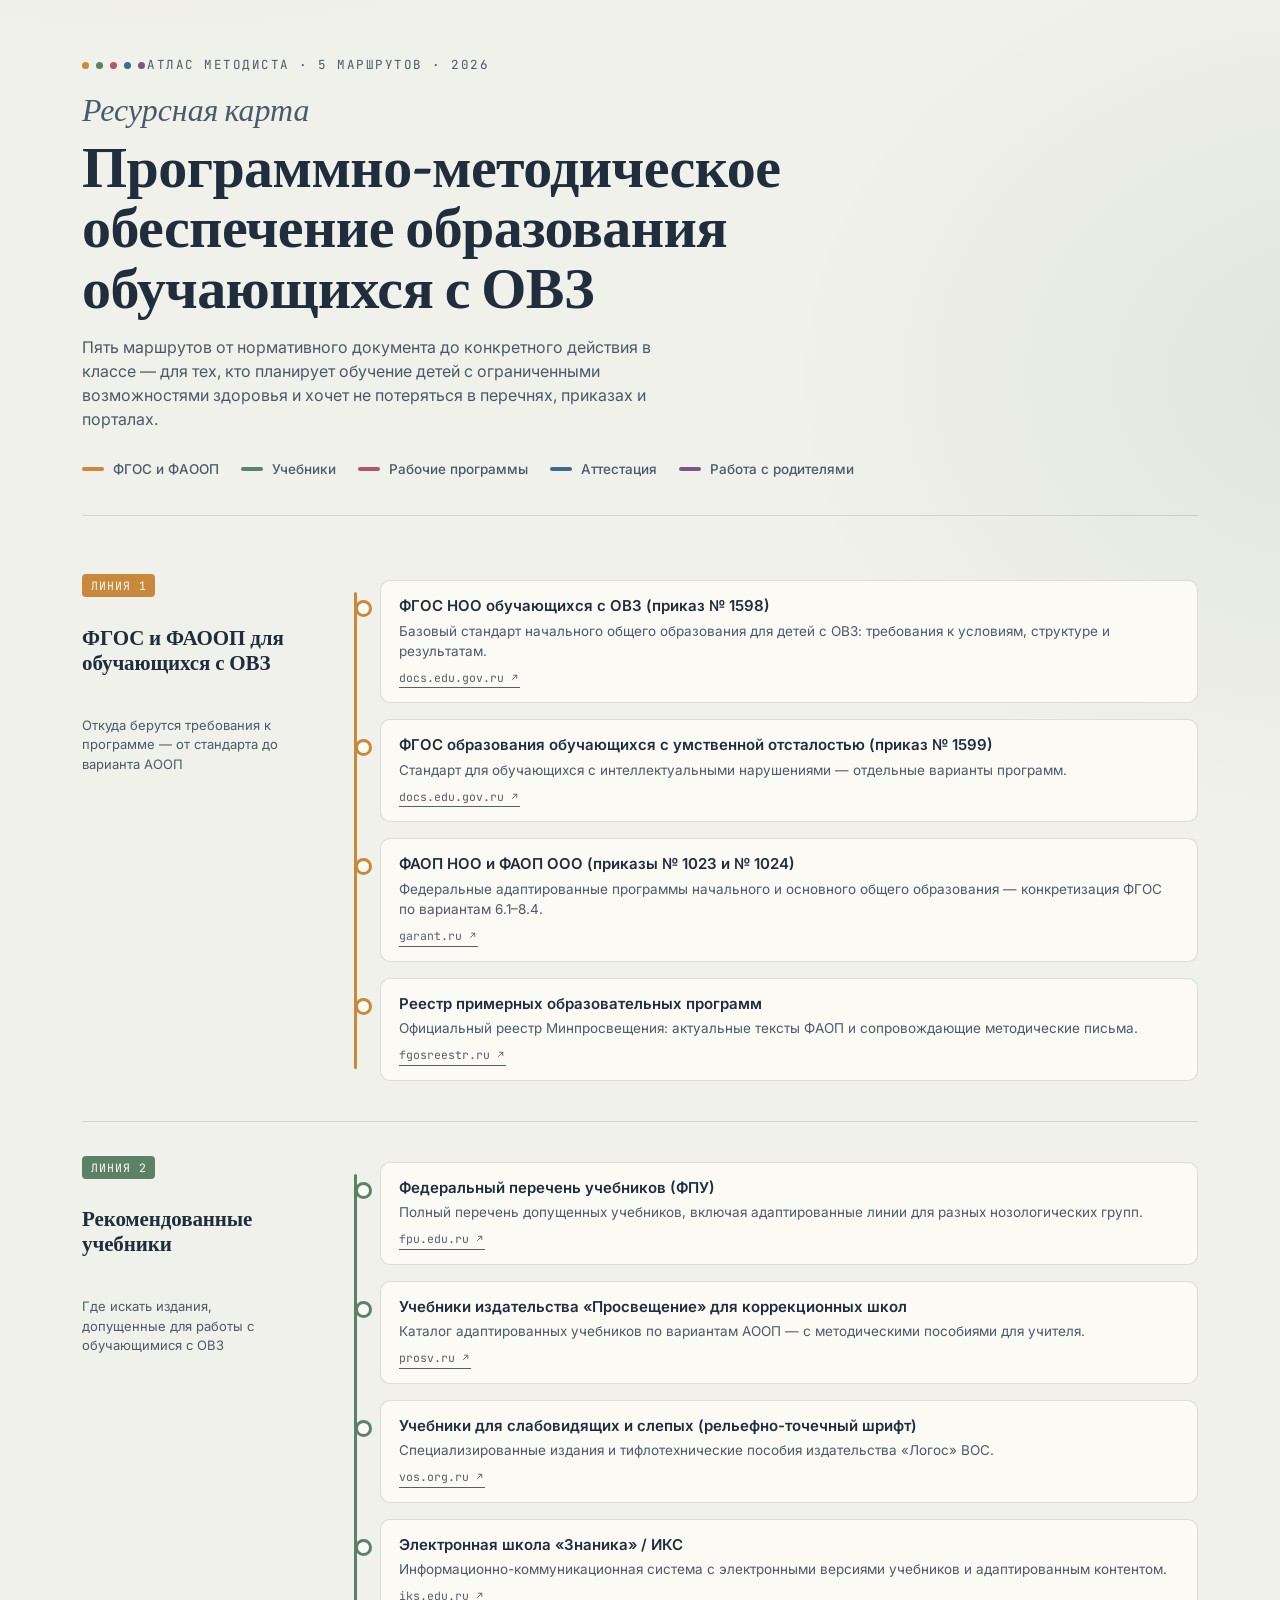
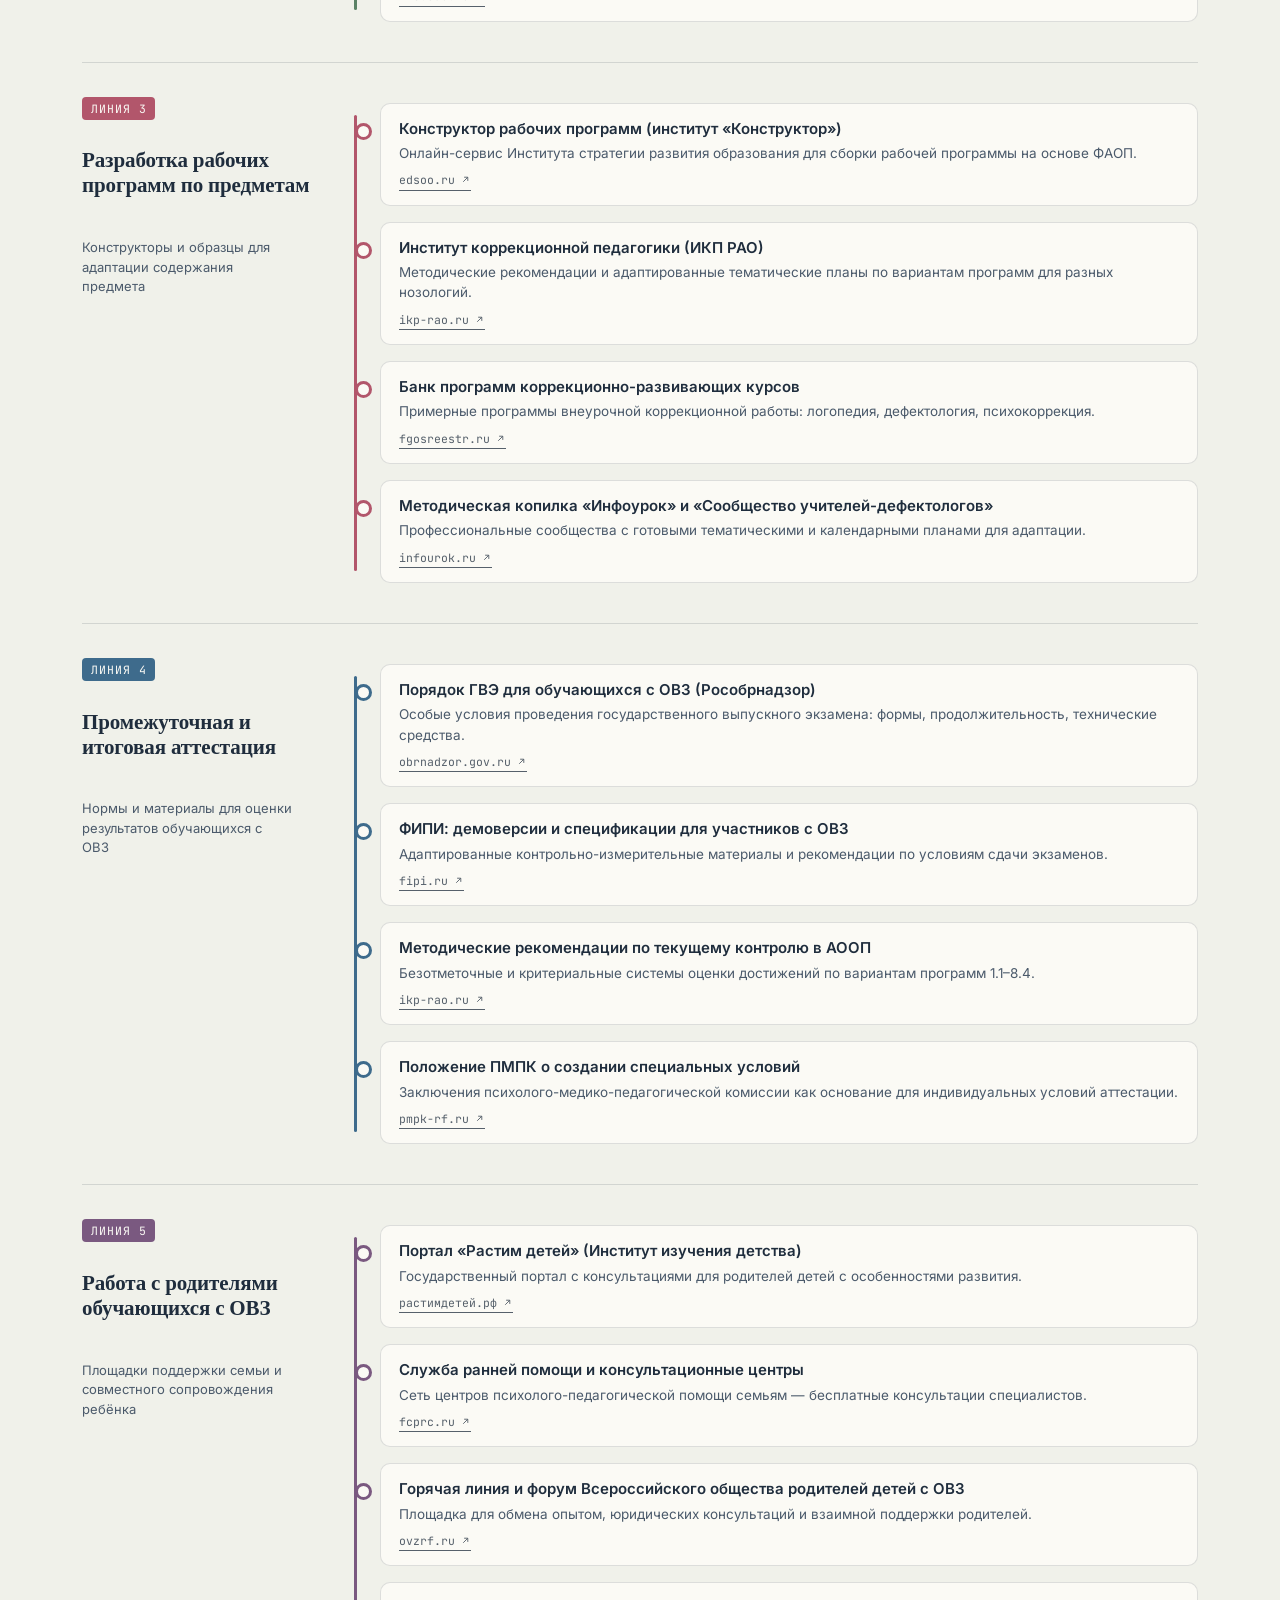
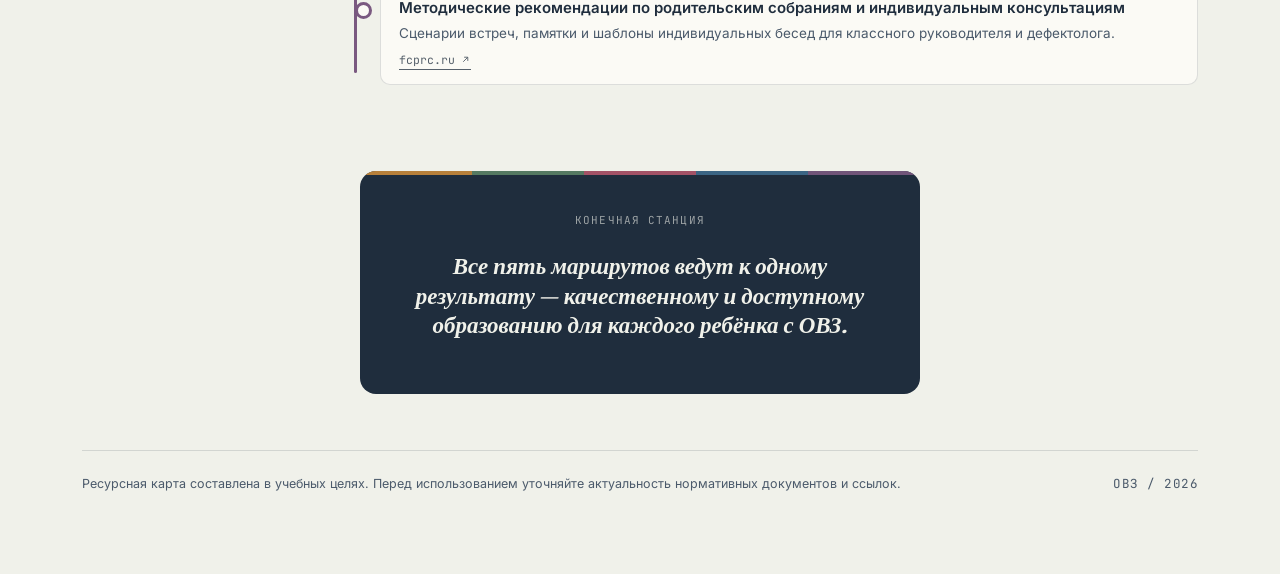
<file: index.html>
<!DOCTYPE html>
<html lang="ru">
<head>
<meta charset="UTF-8">
<meta name="viewport" content="width=device-width, initial-scale=1.0">
<title>Ресурсная карта: программно-методическое обеспечение образования обучающихся с ОВЗ</title>
<link rel="preconnect" href="https://fonts.googleapis.com">
<link rel="preconnect" href="https://fonts.gstatic.com" crossorigin>
<link href="https://fonts.googleapis.com/css2?family=Fraunces:ital,opsz,wght@0,9..144,300;0,9..144,500;0,9..144,600;0,9..144,700;1,9..144,500&family=Inter:wght@400;500;600;700&family=JetBrains+Mono:wght@400;500;600&display=swap" rel="stylesheet">
<style>
  :root{
    --paper:#F0F1EA;
    --paper-deep:#E7E8DE;
    --ink:#1F2D3D;
    --ink-soft:#4B5A6B;
    --line-1:#C8893A; /* ФГОС/ФАООП — охра */
    --line-2:#5B8266; /* учебники — шалфей */
    --line-3:#B2566B; /* рабочие программы — терракотовый розовый */
    --line-4:#3E6B8C; /* аттестация — сланцевый синий */
    --line-5:#7A5980; /* работа с родителями — сливовый */
    --hub:#1F2D3D;
    --card:#FBFAF5;
    --rule:rgba(31,45,61,0.14);
  }

  *{box-sizing:border-box;}
  html{-webkit-text-size-adjust:100%;}
  body{
    margin:0;
    background:
      radial-gradient(ellipse 1200px 700px at 12% -10%, rgba(200,137,58,0.10), transparent 60%),
      radial-gradient(ellipse 1000px 800px at 105% 10%, rgba(91,130,102,0.10), transparent 55%),
      var(--paper);
    color:var(--ink);
    font-family:'Inter',sans-serif;
    line-height:1.5;
  }

  a{color:inherit;}

  .wrap{
    max-width:1180px;
    margin:0 auto;
    padding:56px 32px 80px;
  }

  /* ===== HEADER / LEGEND ===== */
  header.atlas-head{
    position:relative;
    padding-bottom:36px;
    margin-bottom:8px;
    border-bottom:1.5px solid var(--rule);
  }
  .kicker{
    display:flex;
    align-items:center;
    gap:10px;
    font-family:'JetBrains Mono',monospace;
    font-size:12.5px;
    letter-spacing:0.12em;
    text-transform:uppercase;
    color:var(--ink-soft);
    margin-bottom:18px;
  }
  .kicker .dot{
    width:7px;height:7px;border-radius:50%;
    background:var(--line-1);
    box-shadow: 14px 0 0 var(--line-2), 28px 0 0 var(--line-3), 42px 0 0 var(--line-4), 56px 0 0 var(--line-5);
  }
  .kicker .dot{margin-right:48px;}

  h1{
    font-family:'Fraunces',serif;
    font-optical-sizing:auto;
    font-weight:600;
    font-size:clamp(34px,5vw,58px);
    line-height:1.04;
    letter-spacing:-0.01em;
    margin:0 0 18px;
    max-width:880px;
  }
  h1 em{
    font-style:italic;
    font-weight:500;
    color:var(--ink-soft);
    font-size:0.55em;
    display:block;
    margin-bottom:10px;
    letter-spacing:0;
  }

  .lede{
    max-width:620px;
    color:var(--ink-soft);
    font-size:16px;
    margin:0 0 28px;
  }

  .legend{
    display:flex;
    flex-wrap:wrap;
    gap:10px 22px;
  }
  .legend-item{
    display:flex;
    align-items:center;
    gap:9px;
    font-size:13.5px;
    color:var(--ink-soft);
    font-weight:500;
  }
  .legend-line{
    width:22px;height:4px;border-radius:2px;flex:none;
  }

  /* ===== MAP CONTAINER ===== */
  .atlas{
    position:relative;
    margin-top:54px;
  }

  .route{
    position:relative;
    display:grid;
    grid-template-columns:240px 1fr;
    gap:0 28px;
    padding:34px 0;
    border-bottom:1px solid var(--rule);
  }
  .route:first-of-type{padding-top:4px;}
  .route:last-of-type{border-bottom:none;}

  .route-label{
    display:flex;
    flex-direction:column;
    gap:10px;
  }
  .route-tag{
    font-family:'JetBrains Mono',monospace;
    font-size:11.5px;
    letter-spacing:0.08em;
    color:var(--card);
    background:var(--ink);
    width:fit-content;
    padding:3px 9px;
    border-radius:4px;
  }
  .route-title{
    font-family:'Fraunces',serif;
    font-weight:600;
    font-size:21px;
    line-height:1.2;
    letter-spacing:-0.005em;
  }
  .route-sub{
    font-size:13px;
    color:var(--ink-soft);
    max-width:210px;
  }

  .track{
    position:relative;
    padding:6px 0 6px 4px;
  }
  .track-line{
    position:absolute;
    left:4px;
    top:18px;
    bottom:18px;
    width:3px;
    border-radius:2px;
  }
  .stations{
    display:flex;
    flex-direction:column;
    gap:16px;
    padding-left:26px;
  }
  .station{
    position:relative;
    background:var(--card);
    border:1px solid var(--rule);
    border-radius:10px;
    padding:14px 18px;
    transition:transform .15s ease, box-shadow .15s ease, border-color .15s ease;
  }
  .station::before{
    content:"";
    position:absolute;
    left:-26px;
    top:19px;
    width:11px;height:11px;
    border-radius:50%;
    background:var(--card);
    border:3px solid var(--dotcolor, var(--ink));
  }
  .station:hover{
    transform:translateX(3px);
    box-shadow:0 6px 18px -10px rgba(31,45,61,0.35);
  }
  .station-name{
    font-weight:600;
    font-size:15px;
    margin:0 0 3px;
  }
  .station-desc{
    font-size:13.5px;
    color:var(--ink-soft);
    margin:0;
  }
  .station-link{
    display:inline-flex;
    align-items:center;
    gap:5px;
    margin-top:8px;
    font-family:'JetBrains Mono',monospace;
    font-size:11.5px;
    color:var(--ink);
    text-decoration:none;
    border-bottom:1px solid currentColor;
    padding-bottom:1px;
    opacity:0.75;
  }
  .station-link:hover{opacity:1;}
  .station-link svg{width:11px;height:11px;}

  /* route color theming */
  .route[data-line="1"] .route-tag{background:var(--line-1);}
  .route[data-line="1"] .track-line{background:var(--line-1);}
  .route[data-line="1"] .station{--dotcolor:var(--line-1);}

  .route[data-line="2"] .route-tag{background:var(--line-2);}
  .route[data-line="2"] .track-line{background:var(--line-2);}
  .route[data-line="2"] .station{--dotcolor:var(--line-2);}

  .route[data-line="3"] .route-tag{background:var(--line-3);}
  .route[data-line="3"] .track-line{background:var(--line-3);}
  .route[data-line="3"] .station{--dotcolor:var(--line-3);}

  .route[data-line="4"] .route-tag{background:var(--line-4);}
  .route[data-line="4"] .track-line{background:var(--line-4);}
  .route[data-line="4"] .station{--dotcolor:var(--line-4);}

  .route[data-line="5"] .route-tag{background:var(--line-5);}
  .route[data-line="5"] .track-line{background:var(--line-5);}
  .route[data-line="5"] .station{--dotcolor:var(--line-5);}

  /* ===== HUB (terminus) ===== */
  .hub-wrap{
    margin-top:46px;
    display:flex;
    justify-content:center;
  }
  .hub{
    position:relative;
    background:var(--ink);
    color:var(--paper);
    border-radius:16px;
    padding:30px 42px;
    max-width:560px;
    text-align:center;
    overflow:hidden;
  }
  .hub::before{
    content:"";
    position:absolute;
    inset:0;
    background:
      linear-gradient(90deg, var(--line-1) 0 20%, var(--line-2) 20% 40%, var(--line-3) 40% 60%, var(--line-4) 60% 80%, var(--line-5) 80% 100%);
    opacity:0.9;
    height:4px;
    top:0;
  }
  .hub-eyebrow{
    font-family:'JetBrains Mono',monospace;
    font-size:11px;
    letter-spacing:0.1em;
    text-transform:uppercase;
    opacity:0.6;
    margin-bottom:10px;
  }
  .hub-title{
    font-family:'Fraunces',serif;
    font-weight:600;
    font-style:italic;
    font-size:23px;
    line-height:1.3;
  }

  /* ===== FOOTER ===== */
  footer{
    margin-top:56px;
    padding-top:24px;
    border-top:1px solid var(--rule);
    display:flex;
    justify-content:space-between;
    align-items:flex-end;
    flex-wrap:wrap;
    gap:16px;
    font-size:12.5px;
    color:var(--ink-soft);
  }
  footer .stamp{
    font-family:'JetBrains Mono',monospace;
    letter-spacing:0.04em;
  }

  /* ===== RESPONSIVE ===== */
  @media (max-width:760px){
    .wrap{padding:36px 18px 56px;}
    .kicker .dot{margin-right:0; box-shadow:none;}
    .kicker{flex-wrap:wrap;}
    h1{font-size:clamp(28px,8vw,38px);}
    .route{grid-template-columns:1fr; gap:14px;}
    .route-sub{max-width:none;}
    .hub{padding:26px 22px;}
    .hub-title{font-size:19px;}
  }

  @media (prefers-reduced-motion: reduce){
    .station{transition:none;}
  }
</style>
</head>
<body>
<div class="wrap">

  <header class="atlas-head">
    <div class="kicker"><span class="dot"></span>Атлас методиста&nbsp;&middot;&nbsp;5 маршрутов&nbsp;&middot;&nbsp;2026</div>
    <h1><em>Ресурсная карта</em>Программно-методическое обеспечение образования обучающихся с ОВЗ</h1>
    <p class="lede">Пять маршрутов от нормативного документа до конкретного действия в классе — для тех, кто планирует обучение детей с ограниченными возможностями здоровья и хочет не потеряться в перечнях, приказах и порталах.</p>
    <div class="legend">
      <div class="legend-item"><span class="legend-line" style="background:var(--line-1)"></span>ФГОС и ФАООП</div>
      <div class="legend-item"><span class="legend-line" style="background:var(--line-2)"></span>Учебники</div>
      <div class="legend-item"><span class="legend-line" style="background:var(--line-3)"></span>Рабочие программы</div>
      <div class="legend-item"><span class="legend-line" style="background:var(--line-4)"></span>Аттестация</div>
      <div class="legend-item"><span class="legend-line" style="background:var(--line-5)"></span>Работа с родителями</div>
    </div>
  </header>

  <main class="atlas">

    <!-- LINE 1 — ФГОС + ФАООП -->
    <section class="route" data-line="1">
      <div class="route-label">
        <span class="route-tag">ЛИНИЯ 1</span>
        <h2 class="route-title">ФГОС и ФАООП для обучающихся с ОВЗ</h2>
        <p class="route-sub">Откуда берутся требования к программе — от стандарта до варианта АООП</p>
      </div>
      <div class="track">
        <div class="track-line"></div>
        <div class="stations">
          <div class="station">
            <p class="station-name">ФГОС НОО обучающихся с ОВЗ (приказ № 1598)</p>
            <p class="station-desc">Базовый стандарт начального общего образования для детей с ОВЗ: требования к условиям, структуре и результатам.</p>
            <a class="station-link" href="https://docs.edu.gov.ru" target="_blank" rel="noopener">docs.edu.gov.ru <svg viewBox="0 0 24 24" fill="none" stroke="currentColor" stroke-width="2"><path d="M7 17 17 7M9 7h8v8"/></svg></a>
          </div>
          <div class="station">
            <p class="station-name">ФГОС образования обучающихся с умственной отсталостью (приказ № 1599)</p>
            <p class="station-desc">Стандарт для обучающихся с интеллектуальными нарушениями — отдельные варианты программ.</p>
            <a class="station-link" href="https://docs.edu.gov.ru" target="_blank" rel="noopener">docs.edu.gov.ru <svg viewBox="0 0 24 24" fill="none" stroke="currentColor" stroke-width="2"><path d="M7 17 17 7M9 7h8v8"/></svg></a>
          </div>
          <div class="station">
            <p class="station-name">ФАОП НОО и ФАОП ООО (приказы № 1023 и № 1024)</p>
            <p class="station-desc">Федеральные адаптированные программы начального и основного общего образования — конкретизация ФГОС по вариантам 6.1–8.4.</p>
            <a class="station-link" href="https://www.garant.ru" target="_blank" rel="noopener">garant.ru <svg viewBox="0 0 24 24" fill="none" stroke="currentColor" stroke-width="2"><path d="M7 17 17 7M9 7h8v8"/></svg></a>
          </div>
          <div class="station">
            <p class="station-name">Реестр примерных образовательных программ</p>
            <p class="station-desc">Официальный реестр Минпросвещения: актуальные тексты ФАОП и сопровождающие методические письма.</p>
            <a class="station-link" href="https://fgosreestr.ru" target="_blank" rel="noopener">fgosreestr.ru <svg viewBox="0 0 24 24" fill="none" stroke="currentColor" stroke-width="2"><path d="M7 17 17 7M9 7h8v8"/></svg></a>
          </div>
        </div>
      </div>
    </section>

    <!-- LINE 2 — Учебники -->
    <section class="route" data-line="2">
      <div class="route-label">
        <span class="route-tag">ЛИНИЯ 2</span>
        <h2 class="route-title">Рекомендованные учебники</h2>
        <p class="route-sub">Где искать издания, допущенные для работы с обучающимися с ОВЗ</p>
      </div>
      <div class="track">
        <div class="track-line"></div>
        <div class="stations">
          <div class="station">
            <p class="station-name">Федеральный перечень учебников (ФПУ)</p>
            <p class="station-desc">Полный перечень допущенных учебников, включая адаптированные линии для разных нозологических групп.</p>
            <a class="station-link" href="https://fpu.edu.ru" target="_blank" rel="noopener">fpu.edu.ru <svg viewBox="0 0 24 24" fill="none" stroke="currentColor" stroke-width="2"><path d="M7 17 17 7M9 7h8v8"/></svg></a>
          </div>
          <div class="station">
            <p class="station-name">Учебники издательства «Просвещение» для коррекционных школ</p>
            <p class="station-desc">Каталог адаптированных учебников по вариантам АООП — с методическими пособиями для учителя.</p>
            <a class="station-link" href="https://prosv.ru" target="_blank" rel="noopener">prosv.ru <svg viewBox="0 0 24 24" fill="none" stroke="currentColor" stroke-width="2"><path d="M7 17 17 7M9 7h8v8"/></svg></a>
          </div>
          <div class="station">
            <p class="station-name">Учебники для слабовидящих и слепых (рельефно-точечный шрифт)</p>
            <p class="station-desc">Специализированные издания и тифлотехнические пособия издательства «Логос» ВОС.</p>
            <a class="station-link" href="https://vos.org.ru" target="_blank" rel="noopener">vos.org.ru <svg viewBox="0 0 24 24" fill="none" stroke="currentColor" stroke-width="2"><path d="M7 17 17 7M9 7h8v8"/></svg></a>
          </div>
          <div class="station">
            <p class="station-name">Электронная школа «Знаника» / ИКС</p>
            <p class="station-desc">Информационно-коммуникационная система с электронными версиями учебников и адаптированным контентом.</p>
            <a class="station-link" href="https://iks.edu.ru" target="_blank" rel="noopener">iks.edu.ru <svg viewBox="0 0 24 24" fill="none" stroke="currentColor" stroke-width="2"><path d="M7 17 17 7M9 7h8v8"/></svg></a>
          </div>
        </div>
      </div>
    </section>

    <!-- LINE 3 — Рабочие программы -->
    <section class="route" data-line="3">
      <div class="route-label">
        <span class="route-tag">ЛИНИЯ 3</span>
        <h2 class="route-title">Разработка рабочих программ по предметам</h2>
        <p class="route-sub">Конструкторы и образцы для адаптации содержания предмета</p>
      </div>
      <div class="track">
        <div class="track-line"></div>
        <div class="stations">
          <div class="station">
            <p class="station-name">Конструктор рабочих программ (институт «Конструктор»)</p>
            <p class="station-desc">Онлайн-сервис Института стратегии развития образования для сборки рабочей программы на основе ФАОП.</p>
            <a class="station-link" href="https://edsoo.ru" target="_blank" rel="noopener">edsoo.ru <svg viewBox="0 0 24 24" fill="none" stroke="currentColor" stroke-width="2"><path d="M7 17 17 7M9 7h8v8"/></svg></a>
          </div>
          <div class="station">
            <p class="station-name">Институт коррекционной педагогики (ИКП РАО)</p>
            <p class="station-desc">Методические рекомендации и адаптированные тематические планы по вариантам программ для разных нозологий.</p>
            <a class="station-link" href="https://ikp-rao.ru" target="_blank" rel="noopener">ikp-rao.ru <svg viewBox="0 0 24 24" fill="none" stroke="currentColor" stroke-width="2"><path d="M7 17 17 7M9 7h8v8"/></svg></a>
          </div>
          <div class="station">
            <p class="station-name">Банк программ коррекционно-развивающих курсов</p>
            <p class="station-desc">Примерные программы внеурочной коррекционной работы: логопедия, дефектология, психокоррекция.</p>
            <a class="station-link" href="https://fgosreestr.ru" target="_blank" rel="noopener">fgosreestr.ru <svg viewBox="0 0 24 24" fill="none" stroke="currentColor" stroke-width="2"><path d="M7 17 17 7M9 7h8v8"/></svg></a>
          </div>
          <div class="station">
            <p class="station-name">Методическая копилка «Инфоурок» и «Сообщество учителей-дефектологов»</p>
            <p class="station-desc">Профессиональные сообщества с готовыми тематическими и календарными планами для адаптации.</p>
            <a class="station-link" href="https://infourok.ru" target="_blank" rel="noopener">infourok.ru <svg viewBox="0 0 24 24" fill="none" stroke="currentColor" stroke-width="2"><path d="M7 17 17 7M9 7h8v8"/></svg></a>
          </div>
        </div>
      </div>
    </section>

    <!-- LINE 4 — Аттестация -->
    <section class="route" data-line="4">
      <div class="route-label">
        <span class="route-tag">ЛИНИЯ 4</span>
        <h2 class="route-title">Промежуточная и итоговая аттестация</h2>
        <p class="route-sub">Нормы и материалы для оценки результатов обучающихся с ОВЗ</p>
      </div>
      <div class="track">
        <div class="track-line"></div>
        <div class="stations">
          <div class="station">
            <p class="station-name">Порядок ГВЭ для обучающихся с ОВЗ (Рособрнадзор)</p>
            <p class="station-desc">Особые условия проведения государственного выпускного экзамена: формы, продолжительность, технические средства.</p>
            <a class="station-link" href="https://obrnadzor.gov.ru" target="_blank" rel="noopener">obrnadzor.gov.ru <svg viewBox="0 0 24 24" fill="none" stroke="currentColor" stroke-width="2"><path d="M7 17 17 7M9 7h8v8"/></svg></a>
          </div>
          <div class="station">
            <p class="station-name">ФИПИ: демоверсии и спецификации для участников с ОВЗ</p>
            <p class="station-desc">Адаптированные контрольно-измерительные материалы и рекомендации по условиям сдачи экзаменов.</p>
            <a class="station-link" href="https://fipi.ru" target="_blank" rel="noopener">fipi.ru <svg viewBox="0 0 24 24" fill="none" stroke="currentColor" stroke-width="2"><path d="M7 17 17 7M9 7h8v8"/></svg></a>
          </div>
          <div class="station">
            <p class="station-name">Методические рекомендации по текущему контролю в АООП</p>
            <p class="station-desc">Безотметочные и критериальные системы оценки достижений по вариантам программ 1.1–8.4.</p>
            <a class="station-link" href="https://ikp-rao.ru" target="_blank" rel="noopener">ikp-rao.ru <svg viewBox="0 0 24 24" fill="none" stroke="currentColor" stroke-width="2"><path d="M7 17 17 7M9 7h8v8"/></svg></a>
          </div>
          <div class="station">
            <p class="station-name">Положение ПМПК о создании специальных условий</p>
            <p class="station-desc">Заключения психолого-медико-педагогической комиссии как основание для индивидуальных условий аттестации.</p>
            <a class="station-link" href="https://pmpk-rf.ru" target="_blank" rel="noopener">pmpk-rf.ru <svg viewBox="0 0 24 24" fill="none" stroke="currentColor" stroke-width="2"><path d="M7 17 17 7M9 7h8v8"/></svg></a>
          </div>
        </div>
      </div>
    </section>

    <!-- LINE 5 — Работа с родителями -->
    <section class="route" data-line="5">
      <div class="route-label">
        <span class="route-tag">ЛИНИЯ 5</span>
        <h2 class="route-title">Работа с родителями обучающихся с ОВЗ</h2>
        <p class="route-sub">Площадки поддержки семьи и совместного сопровождения ребёнка</p>
      </div>
      <div class="track">
        <div class="track-line"></div>
        <div class="stations">
          <div class="station">
            <p class="station-name">Портал «Растим детей» (Институт изучения детства)</p>
            <p class="station-desc">Государственный портал с консультациями для родителей детей с особенностями развития.</p>
            <a class="station-link" href="https://растимдетей.рф" target="_blank" rel="noopener">растимдетей.рф <svg viewBox="0 0 24 24" fill="none" stroke="currentColor" stroke-width="2"><path d="M7 17 17 7M9 7h8v8"/></svg></a>
          </div>
          <div class="station">
            <p class="station-name">Служба ранней помощи и консультационные центры</p>
            <p class="station-desc">Сеть центров психолого-педагогической помощи семьям — бесплатные консультации специалистов.</p>
            <a class="station-link" href="https://www.fcprc.ru" target="_blank" rel="noopener">fcprc.ru <svg viewBox="0 0 24 24" fill="none" stroke="currentColor" stroke-width="2"><path d="M7 17 17 7M9 7h8v8"/></svg></a>
          </div>
          <div class="station">
            <p class="station-name">Горячая линия и форум Всероссийского общества родителей детей с ОВЗ</p>
            <p class="station-desc">Площадка для обмена опытом, юридических консультаций и взаимной поддержки родителей.</p>
            <a class="station-link" href="https://www.ovzrf.ru" target="_blank" rel="noopener">ovzrf.ru <svg viewBox="0 0 24 24" fill="none" stroke="currentColor" stroke-width="2"><path d="M7 17 17 7M9 7h8v8"/></svg></a>
          </div>
          <div class="station">
            <p class="station-name">Методические рекомендации по родительским собраниям и индивидуальным консультациям</p>
            <p class="station-desc">Сценарии встреч, памятки и шаблоны индивидуальных бесед для классного руководителя и дефектолога.</p>
            <a class="station-link" href="https://fcprc.ru" target="_blank" rel="noopener">fcprc.ru <svg viewBox="0 0 24 24" fill="none" stroke="currentColor" stroke-width="2"><path d="M7 17 17 7M9 7h8v8"/></svg></a>
          </div>
        </div>
      </div>
    </section>

  </main>

  <div class="hub-wrap">
    <div class="hub">
      <p class="hub-eyebrow">Конечная станция</p>
      <p class="hub-title">Все пять маршрутов ведут к одному результату — качественному и доступному образованию для каждого ребёнка с ОВЗ.</p>
    </div>
  </div>

  <footer>
    <span>Ресурсная карта составлена в учебных целях. Перед использованием уточняйте актуальность нормативных документов и ссылок.</span>
    <span class="stamp">ОВЗ&nbsp;/&nbsp;2026</span>
  </footer>

</div>
</body>
</html>
</file>
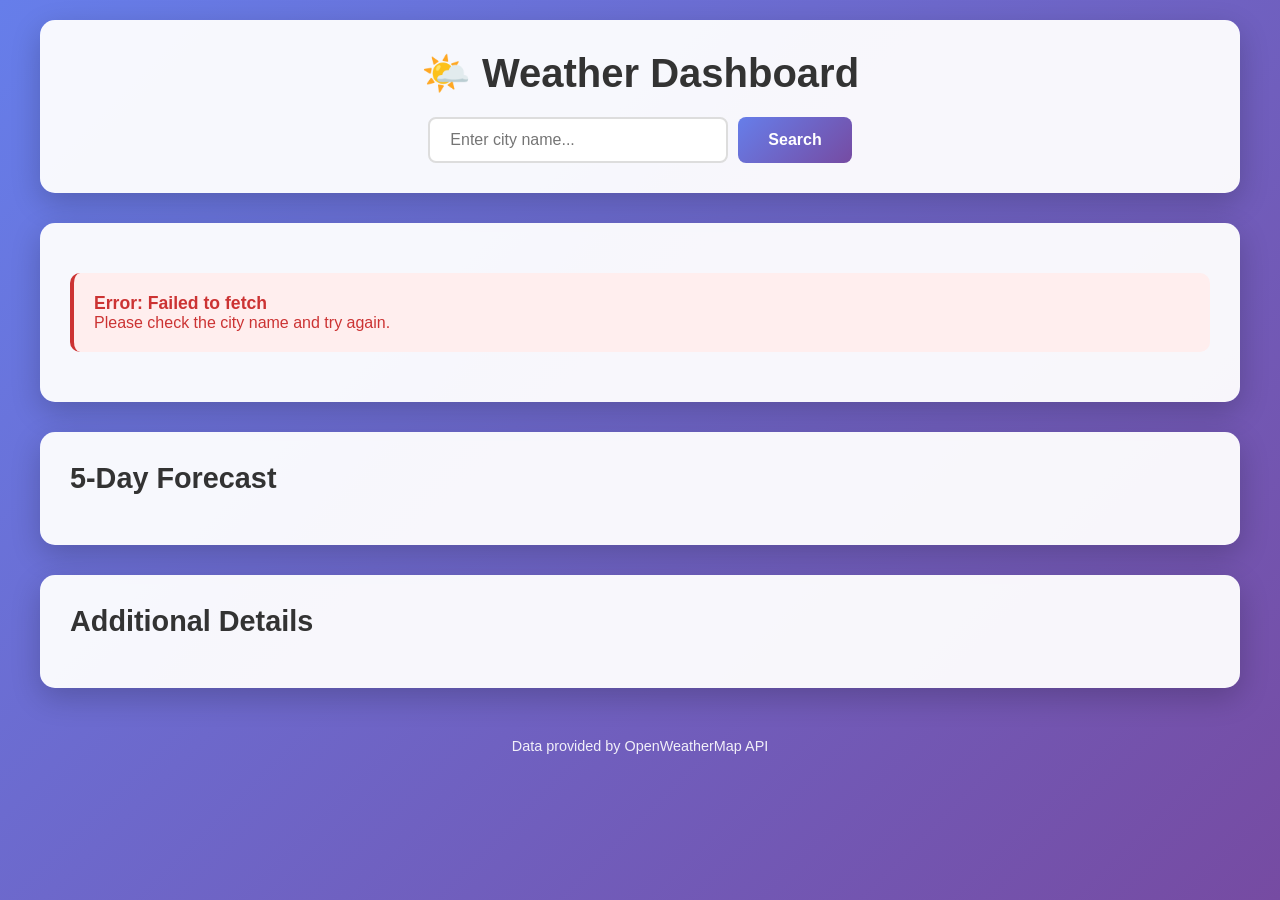
<file: weather-dashboard/index.html>
<!DOCTYPE html>
<html lang="en">
<head>
    <meta charset="UTF-8">
    <meta name="viewport" content="width=device-width, initial-scale=1.0">
    <title>Weather Dashboard</title>
    <link rel="stylesheet" href="styles.css">
</head>
<body>
    <div class="container">
        <header>
            <h1>🌤️ Weather Dashboard</h1>
            <div class="search-box">
                <input 
                    type="text" 
                    id="searchInput" 
                    placeholder="Enter city name..."
                    class="search-input"
                >
                <button id="searchBtn" class="search-btn">Search</button>
            </div>
        </header>

        <main>
            <div id="weatherContainer" class="weather-container">
                <div class="loading">
                    <p>Loading weather data...</p>
                </div>
            </div>

            <section class="forecast-section">
                <h2>5-Day Forecast</h2>
                <div id="forecastContainer" class="forecast-container">
                    <!-- Forecast cards will be inserted here -->
                </div>
            </section>

            <section class="details-section">
                <h2>Additional Details</h2>
                <div id="detailsContainer" class="details-grid">
                    <!-- Details will be inserted here -->
                </div>
            </section>
        </main>

        <footer>
            <p>Data provided by OpenWeatherMap API</p>
        </footer>
    </div>

    <script src="script.js"></script>
</body>
</html>
</file>
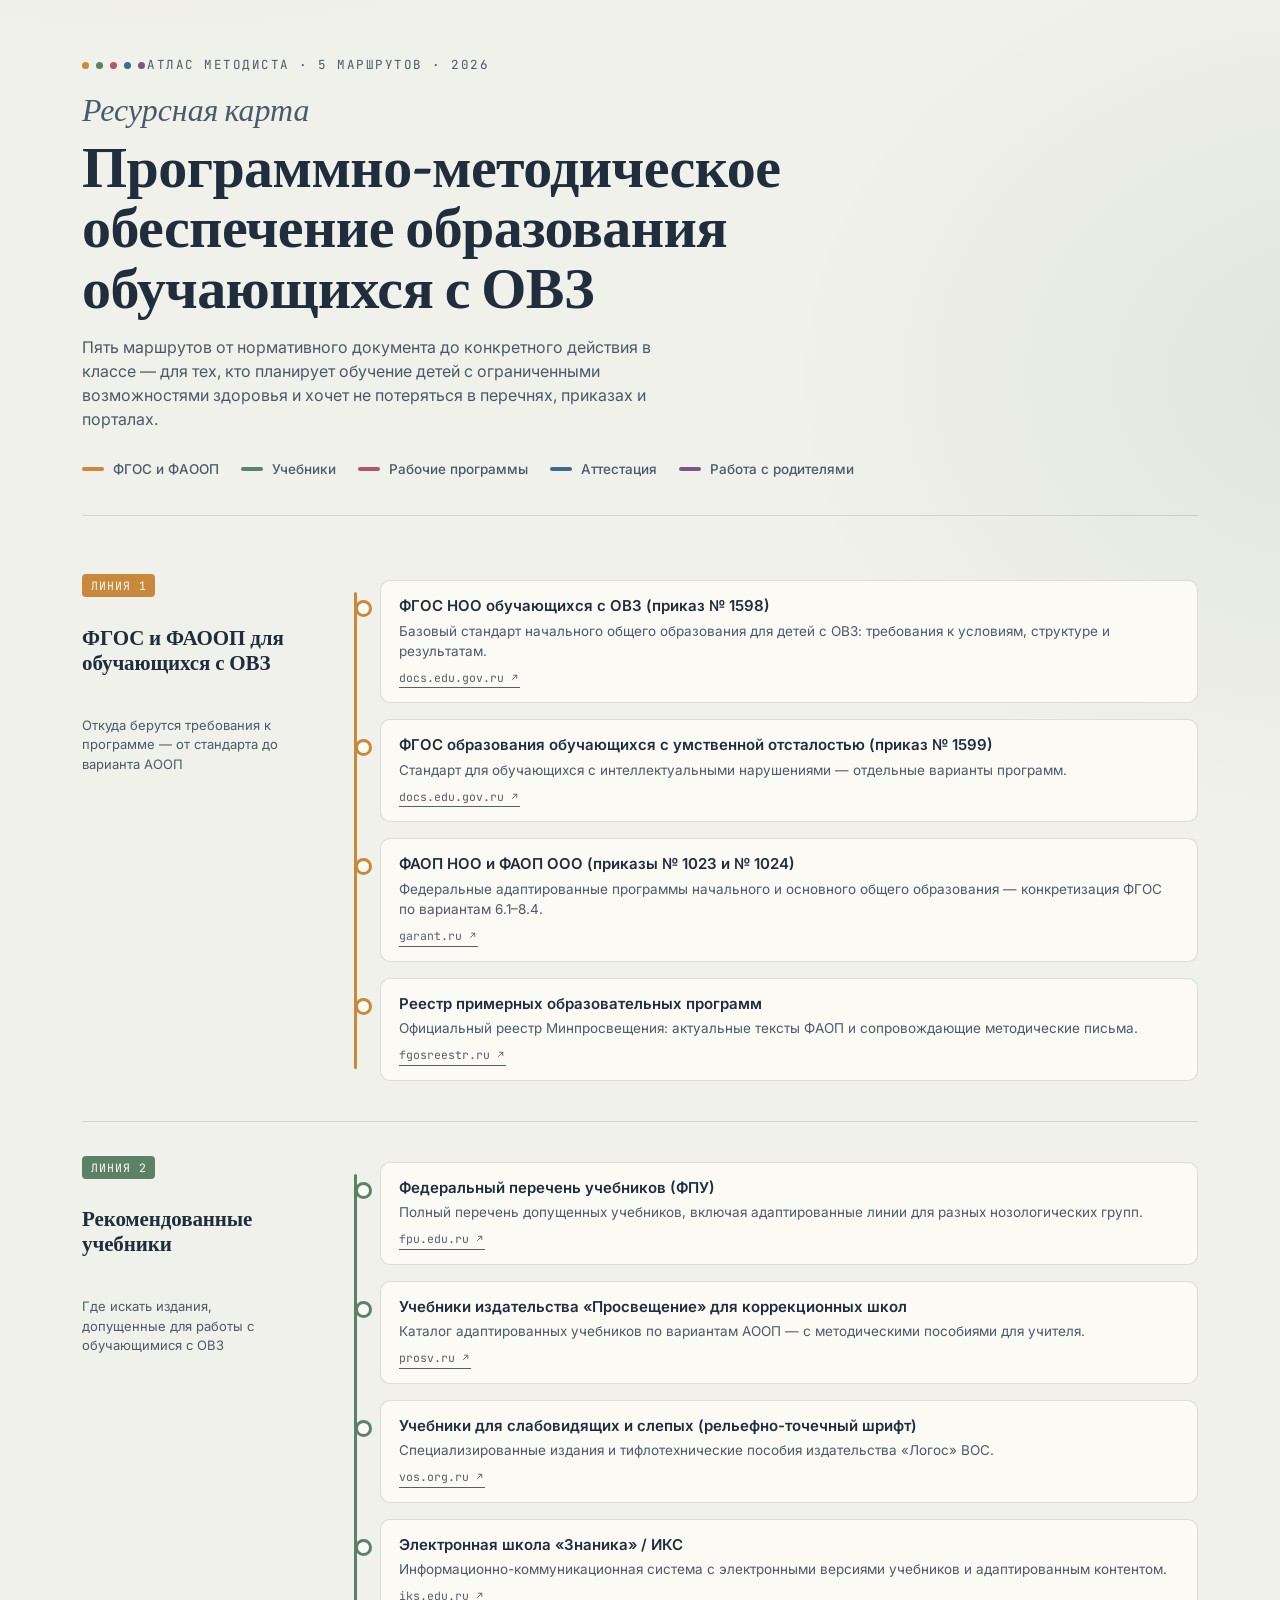
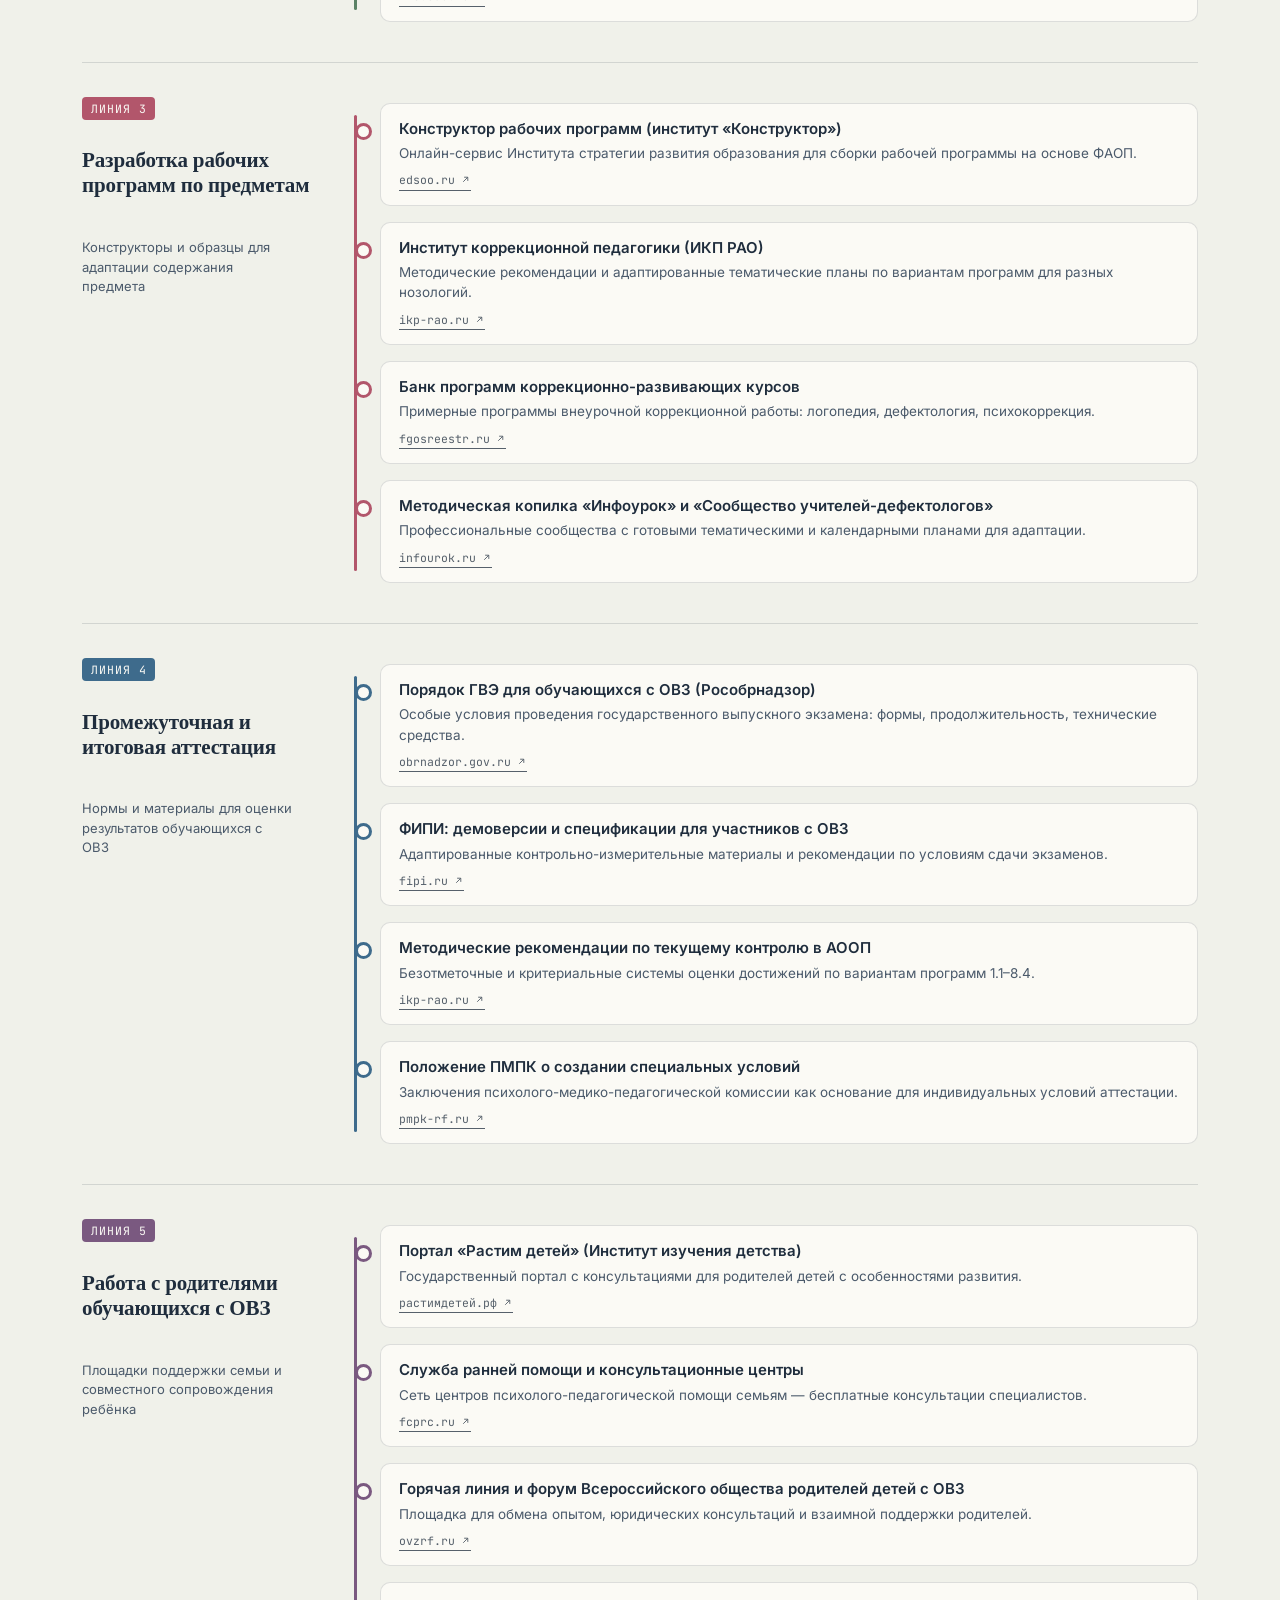
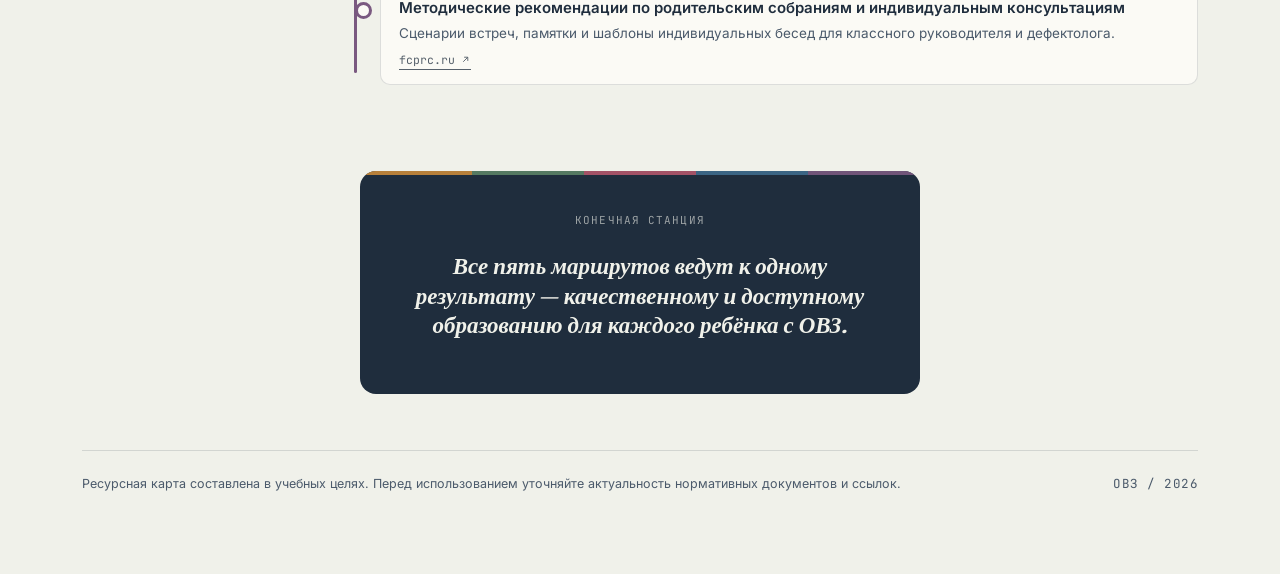
<file: Ресурсная_карта_ОВЗ.html>
<!DOCTYPE html>
<html lang="ru">
<head>
<meta charset="UTF-8">
<meta name="viewport" content="width=device-width, initial-scale=1.0">
<title>Ресурсная карта: программно-методическое обеспечение образования обучающихся с ОВЗ</title>
<link rel="preconnect" href="https://fonts.googleapis.com">
<link rel="preconnect" href="https://fonts.gstatic.com" crossorigin>
<link href="https://fonts.googleapis.com/css2?family=Fraunces:ital,opsz,wght@0,9..144,300;0,9..144,500;0,9..144,600;0,9..144,700;1,9..144,500&family=Inter:wght@400;500;600;700&family=JetBrains+Mono:wght@400;500;600&display=swap" rel="stylesheet">
<style>
  :root{
    --paper:#F0F1EA;
    --paper-deep:#E7E8DE;
    --ink:#1F2D3D;
    --ink-soft:#4B5A6B;
    --line-1:#C8893A; /* ФГОС/ФАООП — охра */
    --line-2:#5B8266; /* учебники — шалфей */
    --line-3:#B2566B; /* рабочие программы — терракотовый розовый */
    --line-4:#3E6B8C; /* аттестация — сланцевый синий */
    --line-5:#7A5980; /* работа с родителями — сливовый */
    --hub:#1F2D3D;
    --card:#FBFAF5;
    --rule:rgba(31,45,61,0.14);
  }

  *{box-sizing:border-box;}
  html{-webkit-text-size-adjust:100%;}
  body{
    margin:0;
    background:
      radial-gradient(ellipse 1200px 700px at 12% -10%, rgba(200,137,58,0.10), transparent 60%),
      radial-gradient(ellipse 1000px 800px at 105% 10%, rgba(91,130,102,0.10), transparent 55%),
      var(--paper);
    color:var(--ink);
    font-family:'Inter',sans-serif;
    line-height:1.5;
  }

  a{color:inherit;}

  .wrap{
    max-width:1180px;
    margin:0 auto;
    padding:56px 32px 80px;
  }

  /* ===== HEADER / LEGEND ===== */
  header.atlas-head{
    position:relative;
    padding-bottom:36px;
    margin-bottom:8px;
    border-bottom:1.5px solid var(--rule);
  }
  .kicker{
    display:flex;
    align-items:center;
    gap:10px;
    font-family:'JetBrains Mono',monospace;
    font-size:12.5px;
    letter-spacing:0.12em;
    text-transform:uppercase;
    color:var(--ink-soft);
    margin-bottom:18px;
  }
  .kicker .dot{
    width:7px;height:7px;border-radius:50%;
    background:var(--line-1);
    box-shadow: 14px 0 0 var(--line-2), 28px 0 0 var(--line-3), 42px 0 0 var(--line-4), 56px 0 0 var(--line-5);
  }
  .kicker .dot{margin-right:48px;}

  h1{
    font-family:'Fraunces',serif;
    font-optical-sizing:auto;
    font-weight:600;
    font-size:clamp(34px,5vw,58px);
    line-height:1.04;
    letter-spacing:-0.01em;
    margin:0 0 18px;
    max-width:880px;
  }
  h1 em{
    font-style:italic;
    font-weight:500;
    color:var(--ink-soft);
    font-size:0.55em;
    display:block;
    margin-bottom:10px;
    letter-spacing:0;
  }

  .lede{
    max-width:620px;
    color:var(--ink-soft);
    font-size:16px;
    margin:0 0 28px;
  }

  .legend{
    display:flex;
    flex-wrap:wrap;
    gap:10px 22px;
  }
  .legend-item{
    display:flex;
    align-items:center;
    gap:9px;
    font-size:13.5px;
    color:var(--ink-soft);
    font-weight:500;
  }
  .legend-line{
    width:22px;height:4px;border-radius:2px;flex:none;
  }

  /* ===== MAP CONTAINER ===== */
  .atlas{
    position:relative;
    margin-top:54px;
  }

  .route{
    position:relative;
    display:grid;
    grid-template-columns:240px 1fr;
    gap:0 28px;
    padding:34px 0;
    border-bottom:1px solid var(--rule);
  }
  .route:first-of-type{padding-top:4px;}
  .route:last-of-type{border-bottom:none;}

  .route-label{
    display:flex;
    flex-direction:column;
    gap:10px;
  }
  .route-tag{
    font-family:'JetBrains Mono',monospace;
    font-size:11.5px;
    letter-spacing:0.08em;
    color:var(--card);
    background:var(--ink);
    width:fit-content;
    padding:3px 9px;
    border-radius:4px;
  }
  .route-title{
    font-family:'Fraunces',serif;
    font-weight:600;
    font-size:21px;
    line-height:1.2;
    letter-spacing:-0.005em;
  }
  .route-sub{
    font-size:13px;
    color:var(--ink-soft);
    max-width:210px;
  }

  .track{
    position:relative;
    padding:6px 0 6px 4px;
  }
  .track-line{
    position:absolute;
    left:4px;
    top:18px;
    bottom:18px;
    width:3px;
    border-radius:2px;
  }
  .stations{
    display:flex;
    flex-direction:column;
    gap:16px;
    padding-left:26px;
  }
  .station{
    position:relative;
    background:var(--card);
    border:1px solid var(--rule);
    border-radius:10px;
    padding:14px 18px;
    transition:transform .15s ease, box-shadow .15s ease, border-color .15s ease;
  }
  .station::before{
    content:"";
    position:absolute;
    left:-26px;
    top:19px;
    width:11px;height:11px;
    border-radius:50%;
    background:var(--card);
    border:3px solid var(--dotcolor, var(--ink));
  }
  .station:hover{
    transform:translateX(3px);
    box-shadow:0 6px 18px -10px rgba(31,45,61,0.35);
  }
  .station-name{
    font-weight:600;
    font-size:15px;
    margin:0 0 3px;
  }
  .station-desc{
    font-size:13.5px;
    color:var(--ink-soft);
    margin:0;
  }
  .station-link{
    display:inline-flex;
    align-items:center;
    gap:5px;
    margin-top:8px;
    font-family:'JetBrains Mono',monospace;
    font-size:11.5px;
    color:var(--ink);
    text-decoration:none;
    border-bottom:1px solid currentColor;
    padding-bottom:1px;
    opacity:0.75;
  }
  .station-link:hover{opacity:1;}
  .station-link svg{width:11px;height:11px;}

  /* route color theming */
  .route[data-line="1"] .route-tag{background:var(--line-1);}
  .route[data-line="1"] .track-line{background:var(--line-1);}
  .route[data-line="1"] .station{--dotcolor:var(--line-1);}

  .route[data-line="2"] .route-tag{background:var(--line-2);}
  .route[data-line="2"] .track-line{background:var(--line-2);}
  .route[data-line="2"] .station{--dotcolor:var(--line-2);}

  .route[data-line="3"] .route-tag{background:var(--line-3);}
  .route[data-line="3"] .track-line{background:var(--line-3);}
  .route[data-line="3"] .station{--dotcolor:var(--line-3);}

  .route[data-line="4"] .route-tag{background:var(--line-4);}
  .route[data-line="4"] .track-line{background:var(--line-4);}
  .route[data-line="4"] .station{--dotcolor:var(--line-4);}

  .route[data-line="5"] .route-tag{background:var(--line-5);}
  .route[data-line="5"] .track-line{background:var(--line-5);}
  .route[data-line="5"] .station{--dotcolor:var(--line-5);}

  /* ===== HUB (terminus) ===== */
  .hub-wrap{
    margin-top:46px;
    display:flex;
    justify-content:center;
  }
  .hub{
    position:relative;
    background:var(--ink);
    color:var(--paper);
    border-radius:16px;
    padding:30px 42px;
    max-width:560px;
    text-align:center;
    overflow:hidden;
  }
  .hub::before{
    content:"";
    position:absolute;
    inset:0;
    background:
      linear-gradient(90deg, var(--line-1) 0 20%, var(--line-2) 20% 40%, var(--line-3) 40% 60%, var(--line-4) 60% 80%, var(--line-5) 80% 100%);
    opacity:0.9;
    height:4px;
    top:0;
  }
  .hub-eyebrow{
    font-family:'JetBrains Mono',monospace;
    font-size:11px;
    letter-spacing:0.1em;
    text-transform:uppercase;
    opacity:0.6;
    margin-bottom:10px;
  }
  .hub-title{
    font-family:'Fraunces',serif;
    font-weight:600;
    font-style:italic;
    font-size:23px;
    line-height:1.3;
  }

  /* ===== FOOTER ===== */
  footer{
    margin-top:56px;
    padding-top:24px;
    border-top:1px solid var(--rule);
    display:flex;
    justify-content:space-between;
    align-items:flex-end;
    flex-wrap:wrap;
    gap:16px;
    font-size:12.5px;
    color:var(--ink-soft);
  }
  footer .stamp{
    font-family:'JetBrains Mono',monospace;
    letter-spacing:0.04em;
  }

  /* ===== RESPONSIVE ===== */
  @media (max-width:760px){
    .wrap{padding:36px 18px 56px;}
    .kicker .dot{margin-right:0; box-shadow:none;}
    .kicker{flex-wrap:wrap;}
    h1{font-size:clamp(28px,8vw,38px);}
    .route{grid-template-columns:1fr; gap:14px;}
    .route-sub{max-width:none;}
    .hub{padding:26px 22px;}
    .hub-title{font-size:19px;}
  }

  @media (prefers-reduced-motion: reduce){
    .station{transition:none;}
  }
</style>
</head>
<body>
<div class="wrap">

  <header class="atlas-head">
    <div class="kicker"><span class="dot"></span>Атлас методиста&nbsp;&middot;&nbsp;5 маршрутов&nbsp;&middot;&nbsp;2026</div>
    <h1><em>Ресурсная карта</em>Программно-методическое обеспечение образования обучающихся с ОВЗ</h1>
    <p class="lede">Пять маршрутов от нормативного документа до конкретного действия в классе — для тех, кто планирует обучение детей с ограниченными возможностями здоровья и хочет не потеряться в перечнях, приказах и порталах.</p>
    <div class="legend">
      <div class="legend-item"><span class="legend-line" style="background:var(--line-1)"></span>ФГОС и ФАООП</div>
      <div class="legend-item"><span class="legend-line" style="background:var(--line-2)"></span>Учебники</div>
      <div class="legend-item"><span class="legend-line" style="background:var(--line-3)"></span>Рабочие программы</div>
      <div class="legend-item"><span class="legend-line" style="background:var(--line-4)"></span>Аттестация</div>
      <div class="legend-item"><span class="legend-line" style="background:var(--line-5)"></span>Работа с родителями</div>
    </div>
  </header>

  <main class="atlas">

    <!-- LINE 1 — ФГОС + ФАООП -->
    <section class="route" data-line="1">
      <div class="route-label">
        <span class="route-tag">ЛИНИЯ 1</span>
        <h2 class="route-title">ФГОС и ФАООП для обучающихся с ОВЗ</h2>
        <p class="route-sub">Откуда берутся требования к программе — от стандарта до варианта АООП</p>
      </div>
      <div class="track">
        <div class="track-line"></div>
        <div class="stations">
          <div class="station">
            <p class="station-name">ФГОС НОО обучающихся с ОВЗ (приказ № 1598)</p>
            <p class="station-desc">Базовый стандарт начального общего образования для детей с ОВЗ: требования к условиям, структуре и результатам.</p>
            <a class="station-link" href="https://docs.edu.gov.ru" target="_blank" rel="noopener">docs.edu.gov.ru <svg viewBox="0 0 24 24" fill="none" stroke="currentColor" stroke-width="2"><path d="M7 17 17 7M9 7h8v8"/></svg></a>
          </div>
          <div class="station">
            <p class="station-name">ФГОС образования обучающихся с умственной отсталостью (приказ № 1599)</p>
            <p class="station-desc">Стандарт для обучающихся с интеллектуальными нарушениями — отдельные варианты программ.</p>
            <a class="station-link" href="https://docs.edu.gov.ru" target="_blank" rel="noopener">docs.edu.gov.ru <svg viewBox="0 0 24 24" fill="none" stroke="currentColor" stroke-width="2"><path d="M7 17 17 7M9 7h8v8"/></svg></a>
          </div>
          <div class="station">
            <p class="station-name">ФАОП НОО и ФАОП ООО (приказы № 1023 и № 1024)</p>
            <p class="station-desc">Федеральные адаптированные программы начального и основного общего образования — конкретизация ФГОС по вариантам 6.1–8.4.</p>
            <a class="station-link" href="https://www.garant.ru" target="_blank" rel="noopener">garant.ru <svg viewBox="0 0 24 24" fill="none" stroke="currentColor" stroke-width="2"><path d="M7 17 17 7M9 7h8v8"/></svg></a>
          </div>
          <div class="station">
            <p class="station-name">Реестр примерных образовательных программ</p>
            <p class="station-desc">Официальный реестр Минпросвещения: актуальные тексты ФАОП и сопровождающие методические письма.</p>
            <a class="station-link" href="https://fgosreestr.ru" target="_blank" rel="noopener">fgosreestr.ru <svg viewBox="0 0 24 24" fill="none" stroke="currentColor" stroke-width="2"><path d="M7 17 17 7M9 7h8v8"/></svg></a>
          </div>
        </div>
      </div>
    </section>

    <!-- LINE 2 — Учебники -->
    <section class="route" data-line="2">
      <div class="route-label">
        <span class="route-tag">ЛИНИЯ 2</span>
        <h2 class="route-title">Рекомендованные учебники</h2>
        <p class="route-sub">Где искать издания, допущенные для работы с обучающимися с ОВЗ</p>
      </div>
      <div class="track">
        <div class="track-line"></div>
        <div class="stations">
          <div class="station">
            <p class="station-name">Федеральный перечень учебников (ФПУ)</p>
            <p class="station-desc">Полный перечень допущенных учебников, включая адаптированные линии для разных нозологических групп.</p>
            <a class="station-link" href="https://fpu.edu.ru" target="_blank" rel="noopener">fpu.edu.ru <svg viewBox="0 0 24 24" fill="none" stroke="currentColor" stroke-width="2"><path d="M7 17 17 7M9 7h8v8"/></svg></a>
          </div>
          <div class="station">
            <p class="station-name">Учебники издательства «Просвещение» для коррекционных школ</p>
            <p class="station-desc">Каталог адаптированных учебников по вариантам АООП — с методическими пособиями для учителя.</p>
            <a class="station-link" href="https://prosv.ru" target="_blank" rel="noopener">prosv.ru <svg viewBox="0 0 24 24" fill="none" stroke="currentColor" stroke-width="2"><path d="M7 17 17 7M9 7h8v8"/></svg></a>
          </div>
          <div class="station">
            <p class="station-name">Учебники для слабовидящих и слепых (рельефно-точечный шрифт)</p>
            <p class="station-desc">Специализированные издания и тифлотехнические пособия издательства «Логос» ВОС.</p>
            <a class="station-link" href="https://vos.org.ru" target="_blank" rel="noopener">vos.org.ru <svg viewBox="0 0 24 24" fill="none" stroke="currentColor" stroke-width="2"><path d="M7 17 17 7M9 7h8v8"/></svg></a>
          </div>
          <div class="station">
            <p class="station-name">Электронная школа «Знаника» / ИКС</p>
            <p class="station-desc">Информационно-коммуникационная система с электронными версиями учебников и адаптированным контентом.</p>
            <a class="station-link" href="https://iks.edu.ru" target="_blank" rel="noopener">iks.edu.ru <svg viewBox="0 0 24 24" fill="none" stroke="currentColor" stroke-width="2"><path d="M7 17 17 7M9 7h8v8"/></svg></a>
          </div>
        </div>
      </div>
    </section>

    <!-- LINE 3 — Рабочие программы -->
    <section class="route" data-line="3">
      <div class="route-label">
        <span class="route-tag">ЛИНИЯ 3</span>
        <h2 class="route-title">Разработка рабочих программ по предметам</h2>
        <p class="route-sub">Конструкторы и образцы для адаптации содержания предмета</p>
      </div>
      <div class="track">
        <div class="track-line"></div>
        <div class="stations">
          <div class="station">
            <p class="station-name">Конструктор рабочих программ (институт «Конструктор»)</p>
            <p class="station-desc">Онлайн-сервис Института стратегии развития образования для сборки рабочей программы на основе ФАОП.</p>
            <a class="station-link" href="https://edsoo.ru" target="_blank" rel="noopener">edsoo.ru <svg viewBox="0 0 24 24" fill="none" stroke="currentColor" stroke-width="2"><path d="M7 17 17 7M9 7h8v8"/></svg></a>
          </div>
          <div class="station">
            <p class="station-name">Институт коррекционной педагогики (ИКП РАО)</p>
            <p class="station-desc">Методические рекомендации и адаптированные тематические планы по вариантам программ для разных нозологий.</p>
            <a class="station-link" href="https://ikp-rao.ru" target="_blank" rel="noopener">ikp-rao.ru <svg viewBox="0 0 24 24" fill="none" stroke="currentColor" stroke-width="2"><path d="M7 17 17 7M9 7h8v8"/></svg></a>
          </div>
          <div class="station">
            <p class="station-name">Банк программ коррекционно-развивающих курсов</p>
            <p class="station-desc">Примерные программы внеурочной коррекционной работы: логопедия, дефектология, психокоррекция.</p>
            <a class="station-link" href="https://fgosreestr.ru" target="_blank" rel="noopener">fgosreestr.ru <svg viewBox="0 0 24 24" fill="none" stroke="currentColor" stroke-width="2"><path d="M7 17 17 7M9 7h8v8"/></svg></a>
          </div>
          <div class="station">
            <p class="station-name">Методическая копилка «Инфоурок» и «Сообщество учителей-дефектологов»</p>
            <p class="station-desc">Профессиональные сообщества с готовыми тематическими и календарными планами для адаптации.</p>
            <a class="station-link" href="https://infourok.ru" target="_blank" rel="noopener">infourok.ru <svg viewBox="0 0 24 24" fill="none" stroke="currentColor" stroke-width="2"><path d="M7 17 17 7M9 7h8v8"/></svg></a>
          </div>
        </div>
      </div>
    </section>

    <!-- LINE 4 — Аттестация -->
    <section class="route" data-line="4">
      <div class="route-label">
        <span class="route-tag">ЛИНИЯ 4</span>
        <h2 class="route-title">Промежуточная и итоговая аттестация</h2>
        <p class="route-sub">Нормы и материалы для оценки результатов обучающихся с ОВЗ</p>
      </div>
      <div class="track">
        <div class="track-line"></div>
        <div class="stations">
          <div class="station">
            <p class="station-name">Порядок ГВЭ для обучающихся с ОВЗ (Рособрнадзор)</p>
            <p class="station-desc">Особые условия проведения государственного выпускного экзамена: формы, продолжительность, технические средства.</p>
            <a class="station-link" href="https://obrnadzor.gov.ru" target="_blank" rel="noopener">obrnadzor.gov.ru <svg viewBox="0 0 24 24" fill="none" stroke="currentColor" stroke-width="2"><path d="M7 17 17 7M9 7h8v8"/></svg></a>
          </div>
          <div class="station">
            <p class="station-name">ФИПИ: демоверсии и спецификации для участников с ОВЗ</p>
            <p class="station-desc">Адаптированные контрольно-измерительные материалы и рекомендации по условиям сдачи экзаменов.</p>
            <a class="station-link" href="https://fipi.ru" target="_blank" rel="noopener">fipi.ru <svg viewBox="0 0 24 24" fill="none" stroke="currentColor" stroke-width="2"><path d="M7 17 17 7M9 7h8v8"/></svg></a>
          </div>
          <div class="station">
            <p class="station-name">Методические рекомендации по текущему контролю в АООП</p>
            <p class="station-desc">Безотметочные и критериальные системы оценки достижений по вариантам программ 1.1–8.4.</p>
            <a class="station-link" href="https://ikp-rao.ru" target="_blank" rel="noopener">ikp-rao.ru <svg viewBox="0 0 24 24" fill="none" stroke="currentColor" stroke-width="2"><path d="M7 17 17 7M9 7h8v8"/></svg></a>
          </div>
          <div class="station">
            <p class="station-name">Положение ПМПК о создании специальных условий</p>
            <p class="station-desc">Заключения психолого-медико-педагогической комиссии как основание для индивидуальных условий аттестации.</p>
            <a class="station-link" href="https://pmpk-rf.ru" target="_blank" rel="noopener">pmpk-rf.ru <svg viewBox="0 0 24 24" fill="none" stroke="currentColor" stroke-width="2"><path d="M7 17 17 7M9 7h8v8"/></svg></a>
          </div>
        </div>
      </div>
    </section>

    <!-- LINE 5 — Работа с родителями -->
    <section class="route" data-line="5">
      <div class="route-label">
        <span class="route-tag">ЛИНИЯ 5</span>
        <h2 class="route-title">Работа с родителями обучающихся с ОВЗ</h2>
        <p class="route-sub">Площадки поддержки семьи и совместного сопровождения ребёнка</p>
      </div>
      <div class="track">
        <div class="track-line"></div>
        <div class="stations">
          <div class="station">
            <p class="station-name">Портал «Растим детей» (Институт изучения детства)</p>
            <p class="station-desc">Государственный портал с консультациями для родителей детей с особенностями развития.</p>
            <a class="station-link" href="https://растимдетей.рф" target="_blank" rel="noopener">растимдетей.рф <svg viewBox="0 0 24 24" fill="none" stroke="currentColor" stroke-width="2"><path d="M7 17 17 7M9 7h8v8"/></svg></a>
          </div>
          <div class="station">
            <p class="station-name">Служба ранней помощи и консультационные центры</p>
            <p class="station-desc">Сеть центров психолого-педагогической помощи семьям — бесплатные консультации специалистов.</p>
            <a class="station-link" href="https://www.fcprc.ru" target="_blank" rel="noopener">fcprc.ru <svg viewBox="0 0 24 24" fill="none" stroke="currentColor" stroke-width="2"><path d="M7 17 17 7M9 7h8v8"/></svg></a>
          </div>
          <div class="station">
            <p class="station-name">Горячая линия и форум Всероссийского общества родителей детей с ОВЗ</p>
            <p class="station-desc">Площадка для обмена опытом, юридических консультаций и взаимной поддержки родителей.</p>
            <a class="station-link" href="https://www.ovzrf.ru" target="_blank" rel="noopener">ovzrf.ru <svg viewBox="0 0 24 24" fill="none" stroke="currentColor" stroke-width="2"><path d="M7 17 17 7M9 7h8v8"/></svg></a>
          </div>
          <div class="station">
            <p class="station-name">Методические рекомендации по родительским собраниям и индивидуальным консультациям</p>
            <p class="station-desc">Сценарии встреч, памятки и шаблоны индивидуальных бесед для классного руководителя и дефектолога.</p>
            <a class="station-link" href="https://fcprc.ru" target="_blank" rel="noopener">fcprc.ru <svg viewBox="0 0 24 24" fill="none" stroke="currentColor" stroke-width="2"><path d="M7 17 17 7M9 7h8v8"/></svg></a>
          </div>
        </div>
      </div>
    </section>

  </main>

  <div class="hub-wrap">
    <div class="hub">
      <p class="hub-eyebrow">Конечная станция</p>
      <p class="hub-title">Все пять маршрутов ведут к одному результату — качественному и доступному образованию для каждого ребёнка с ОВЗ.</p>
    </div>
  </div>

  <footer>
    <span>Ресурсная карта составлена в учебных целях. Перед использованием уточняйте актуальность нормативных документов и ссылок.</span>
    <span class="stamp">ОВЗ&nbsp;/&nbsp;2026</span>
  </footer>

</div>
</body>
</html>
</file>
<file: weather-dashboard/styles.css>
* {
    margin: 0;
    padding: 0;
    box-sizing: border-box;
}

body {
    font-family: 'Segoe UI', Tahoma, Geneva, Verdana, sans-serif;
    background: linear-gradient(135deg, #667eea 0%, #764ba2 100%);
    min-height: 100vh;
    padding: 20px;
}

.container {
    max-width: 1200px;
    margin: 0 auto;
}

header {
    background: rgba(255, 255, 255, 0.95);
    padding: 30px 20px;
    border-radius: 15px;
    box-shadow: 0 10px 30px rgba(0, 0, 0, 0.2);
    margin-bottom: 30px;
}

h1 {
    color: #333;
    text-align: center;
    margin-bottom: 20px;
    font-size: 2.5em;
}

.search-box {
    display: flex;
    gap: 10px;
    justify-content: center;
    flex-wrap: wrap;
}

.search-input {
    padding: 12px 20px;
    border: 2px solid #ddd;
    border-radius: 8px;
    font-size: 1em;
    width: 300px;
    transition: border-color 0.3s;
}

.search-input:focus {
    outline: none;
    border-color: #667eea;
}

.search-btn {
    padding: 12px 30px;
    background: linear-gradient(135deg, #667eea 0%, #764ba2 100%);
    color: white;
    border: none;
    border-radius: 8px;
    cursor: pointer;
    font-size: 1em;
    font-weight: 600;
    transition: transform 0.2s, box-shadow 0.2s;
}

.search-btn:hover {
    transform: translateY(-2px);
    box-shadow: 0 5px 15px rgba(102, 126, 234, 0.4);
}

main {
    display: grid;
    gap: 30px;
}

.weather-container {
    background: rgba(255, 255, 255, 0.95);
    padding: 30px;
    border-radius: 15px;
    box-shadow: 0 10px 30px rgba(0, 0, 0, 0.2);
}

.loading {
    text-align: center;
    padding: 40px;
    color: #667eea;
    font-size: 1.2em;
}

.weather-main {
    display: grid;
    grid-template-columns: 1fr 1fr;
    gap: 30px;
    align-items: center;
}

.weather-info {
    text-align: center;
}

.city-name {
    font-size: 2em;
    color: #333;
    margin-bottom: 10px;
}

.temperature {
    font-size: 4em;
    color: #667eea;
    font-weight: bold;
    margin: 20px 0;
}

.weather-description {
    font-size: 1.3em;
    color: #666;
    text-transform: capitalize;
    margin-bottom: 10px;
}

.weather-icon {
    font-size: 5em;
    margin: 20px 0;
}

.feels-like {
    color: #999;
    font-size: 1em;
    margin-top: 10px;
}

.weather-stats {
    display: grid;
    grid-template-columns: repeat(2, 1fr);
    gap: 20px;
}

.stat-box {
    background: linear-gradient(135deg, #667eea15 0%, #764ba215 100%);
    padding: 20px;
    border-radius: 10px;
    border-left: 4px solid #667eea;
    text-align: center;
}

.stat-label {
    color: #666;
    font-size: 0.9em;
    margin-bottom: 8px;
}

.stat-value {
    color: #333;
    font-size: 1.8em;
    font-weight: bold;
}

.forecast-section,
.details-section {
    background: rgba(255, 255, 255, 0.95);
    padding: 30px;
    border-radius: 15px;
    box-shadow: 0 10px 30px rgba(0, 0, 0, 0.2);
}

h2 {
    color: #333;
    margin-bottom: 20px;
    font-size: 1.8em;
}

.forecast-container {
    display: grid;
    grid-template-columns: repeat(auto-fit, minmax(150px, 1fr));
    gap: 15px;
}

.forecast-card {
    background: linear-gradient(135deg, #667eea15 0%, #764ba215 100%);
    padding: 20px;
    border-radius: 10px;
    text-align: center;
    border: 2px solid transparent;
    transition: all 0.3s;
    cursor: pointer;
}

.forecast-card:hover {
    border-color: #667eea;
    transform: translateY(-5px);
    box-shadow: 0 5px 15px rgba(102, 126, 234, 0.3);
}

.forecast-date {
    color: #999;
    font-size: 0.9em;
    margin-bottom: 10px;
}

.forecast-icon {
    font-size: 2.5em;
    margin: 10px 0;
}

.forecast-temp {
    font-size: 1.3em;
    color: #333;
    font-weight: bold;
    margin-bottom: 5px;
}

.forecast-desc {
    color: #666;
    font-size: 0.9em;
    text-transform: capitalize;
}

.details-grid {
    display: grid;
    grid-template-columns: repeat(auto-fit, minmax(200px, 1fr));
    gap: 20px;
}

.detail-card {
    background: linear-gradient(135deg, #667eea15 0%, #764ba215 100%);
    padding: 20px;
    border-radius: 10px;
    border-left: 4px solid #764ba2;
}

.detail-label {
    color: #666;
    font-size: 0.9em;
    margin-bottom: 8px;
}

.detail-value {
    color: #333;
    font-size: 1.6em;
    font-weight: bold;
}

footer {
    text-align: center;
    color: rgba(255, 255, 255, 0.9);
    margin-top: 30px;
    padding: 20px;
    font-size: 0.9em;
}

.error {
    background: #fee;
    color: #c33;
    padding: 20px;
    border-radius: 10px;
    border-left: 4px solid #c33;
    margin: 20px 0;
}

.error-message {
    font-size: 1.1em;
    font-weight: 600;
}

@media (max-width: 768px) {
    h1 {
        font-size: 1.8em;
    }

    .search-input {
        width: 100%;
    }

    .weather-main {
        grid-template-columns: 1fr;
    }

    .temperature {
        font-size: 3em;
    }

    .weather-stats {
        grid-template-columns: 1fr;
    }

    .forecast-container {
        grid-template-columns: repeat(auto-fit, minmax(120px, 1fr));
    }

    .details-grid {
        grid-template-columns: 1fr;
    }
}
</file>
